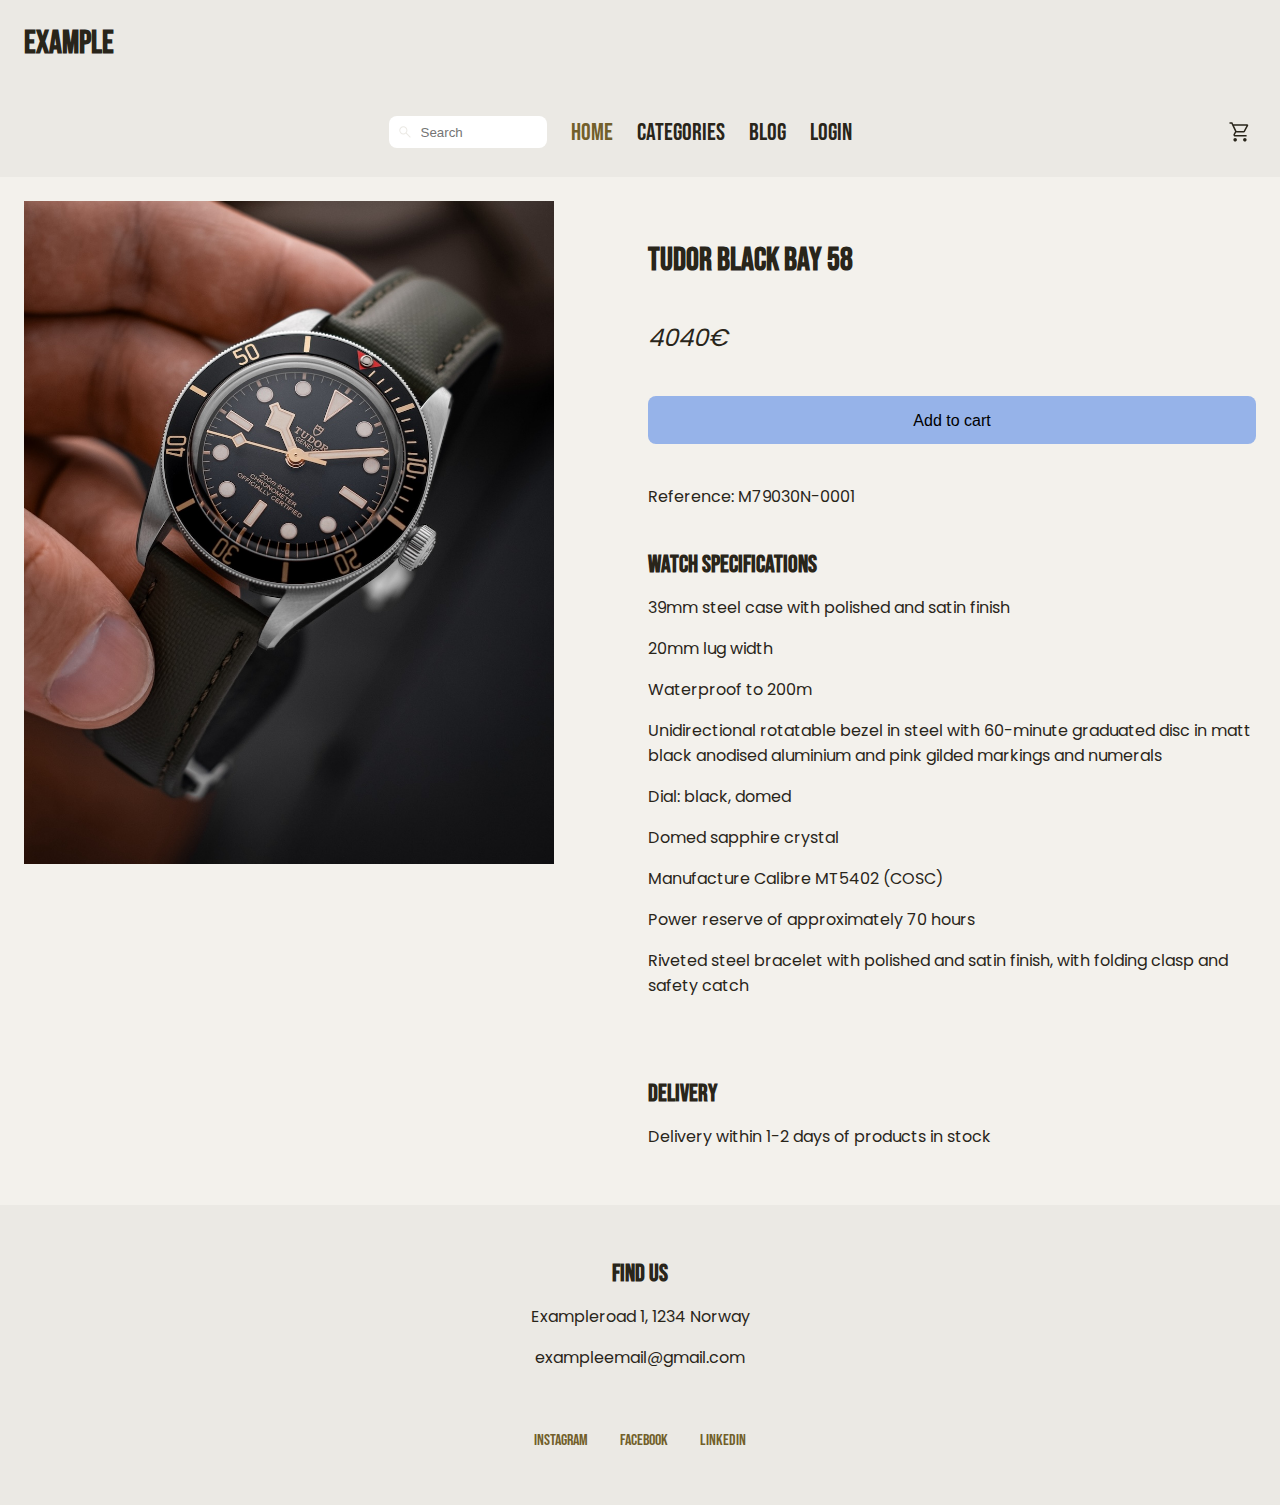
<file: src/index.html>
<!DOCTYPE html>
<html lang="en">
<head>
    <meta charset="UTF-8">
    <meta name="viewport" content="width=device-width, initial-scale=1.0">
    <link rel="stylesheet" href="./css/reset.css"/>
    <link rel="stylesheet" href="./css/variables.css"/>
    <link rel="stylesheet" href="./css/style.css"/>
    <link rel="stylesheet" href="./css/navbar.css"/>
    <link rel="stylesheet" href="./css/index.css"/>
    <title>Home</title>
</head>
<body>
    <header>
        <!-- heading -->
        <h1><a href="./index.html">Example</a></h1>
    </header>
    <main>
        <!-- navbar -->
        <nav class="navbar">
            <!-- toggle -->
            <div class="navbar__toggle-container">
                <button class="navbar__toggle">
                    <svg class="navbar__toggle-svg" xmlns="http://www.w3.org/2000/svg" height="24px" viewBox="0 -960 960 960" width="24px" fill="#29251A"><path d="M140-254.62v-59.99h680v59.99H140ZM140-450v-60h680v60H140Zm0-195.39v-59.99h680v59.99H140Z"/></svg>
                </button>
            </div>
            <!-- navbar links -->
            <div class="navbar__links-container">
                <ul class="navbar__links">
                    <li class="navbar__search">
                        <svg class="navbar__search-icon" xmlns="http://www.w3.org/2000/svg" height="16px" viewBox="0 -960 960 960" width="16px" fill="#29251A"><path d="M781.69-136.92 530.46-388.16q-30 24.77-69 38.77-39 14-80.69 14-102.55 0-173.58-71.01-71.03-71.01-71.03-173.54 0-102.52 71.01-173.6 71.01-71.07 173.54-71.07 102.52 0 173.6 71.03 71.07 71.03 71.07 173.58 0 42.85-14.38 81.85-14.39 39-38.39 67.84l251.23 251.23-42.15 42.16ZM380.77-395.38q77.31 0 130.96-53.66 53.66-53.65 53.66-130.96t-53.66-130.96q-53.65-53.66-130.96-53.66t-130.96 53.66Q196.15-657.31 196.15-580t53.66 130.96q53.65 53.66 130.96 53.66Z"/></svg>
                        <input class="navbar__search-input"type="text" id="search" name="search" placeholder="Search"/>
                    </li>
                    <li class="navbar__link navbar__link--active"><a href="./index.html">Home</a></li>
                    <li class="navbar__link"><a href="#">Categories</a></li>
                    <li class="navbar__link"><a href="#">Blog</a></li>
                    <li class="navbar__link"><a href="#">Login</a></li>
                </ul>
            </div>
            <!-- navbar cart -->
            <a class="navbar__cart" href="./pages/form.html">
                <svg class="cart__svg" xmlns="http://www.w3.org/2000/svg" height="24px" viewBox="0 -960 960 960" width="24px" fill="#29251A"><path d="M286.15-97.69q-29.15 0-49.57-20.43-20.42-20.42-20.42-49.57 0-29.16 20.42-49.58 20.42-20.42 49.57-20.42 29.16 0 49.58 20.42 20.42 20.42 20.42 49.58 0 29.15-20.42 49.57-20.42 20.43-49.58 20.43Zm387.7 0q-29.16 0-49.58-20.43-20.42-20.42-20.42-49.57 0-29.16 20.42-49.58 20.42-20.42 49.58-20.42 29.15 0 49.57 20.42t20.42 49.58q0 29.15-20.42 49.57Q703-97.69 673.85-97.69ZM240.61-730 342-517.69h272.69q3.46 0 6.16-1.73 2.69-1.73 4.61-4.81l107.31-195q2.31-4.23.38-7.5-1.92-3.27-6.54-3.27h-486Zm-28.76-60h555.38q24.54 0 37.11 20.89 12.58 20.88 1.2 42.65L677.38-494.31q-9.84 17.31-26.03 26.96-16.2 9.66-35.5 9.66H324l-46.31 84.61q-3.08 4.62-.19 10 2.88 5.39 8.65 5.39h457.69v60H286.15q-40 0-60.11-34.5-20.12-34.5-1.42-68.89l57.07-102.61L136.16-810H60v-60h113.85l38 80ZM342-517.69h280-280Z"/></svg>
            </a>
        </nav>        
        <!-- main content carousel -->
        <section class="container">
            <div class="carousel">
                <div class="carousel__card">
                    <img class="carousel__card-img" src="./assets/images/img1.JPG" alt="Picture of Tudor Black Bay 58">
                </div>
                <div class="carousel__card">
                    <img class="carousel__card-img" src="./assets/images/img2.JPG" alt="Picture of Tudor Black Bay 58">
                </div>
                <div class="carousel__card">
                    <img class="carousel__card-img" src="./assets/images/img3.JPG" alt="Picture of Tudor Black Bay 58">
                </div>
                <div class="carousel__card">
                    <img class="carousel__card-img" src="./assets/images/img4.JPG" alt="Picture of Tudor Black Bay 58">
                </div>
                <div class="carousel__card">
                    <img class="carousel__card-img" src="./assets/images/img5.JPG" alt="Picture of Tudor Black Bay 58">
                </div>
            </div>
            <!-- main content details -->
            <h2 class="container__heading">Tudor Black Bay 58</h2>
            <p class="container__price">4040€</p>
            <button class="container__button">Add to cart</button>
            <p class="container__reference">Reference: M79030N-0001</p>
            <ul class="container__list-specifications">
                <h2>Watch specifications</h2>
                <li>39mm steel case with polished and satin finish</li>
                <li>20mm lug width</li>
                <li>Waterproof to 200m</li>
                <li>Unidirectional rotatable bezel in steel with 60-minute graduated disc in matt black anodised aluminium and pink gilded markings and numerals</li>
                <li>Dial: black, domed</li>
                <li>Domed sapphire crystal</li>
                <li>Manufacture Calibre MT5402 &#40;COSC&#41;</li>
                <li>Power reserve of approximately 70 hours</li>
                <li>Riveted steel bracelet with polished and satin finish, with folding clasp and safety catch</li>
            </ul>
            <ul class="container__list-delivery">
                <h2>Delivery</h2>
                <li>Delivery within 1-2 days of products in stock</li>
            </ul>
        </section>
    </main>
    <!-- footer -->
    <footer>
        <section>
            <h2>Find us</h2>
            <address>
                Exampleroad 1, 1234 Norway
            </address>
            <address>
                exampleemail@gmail.com
            </address>
        </section>
        <section class="social">
            <a href="#">Instagram</a>
            <a href="#">Facebook</a>
            <a href="#">Linkedin</a>
        </section>
    </footer>
    <script src="./js/app.js"></script>
</body>
</html>
</file>
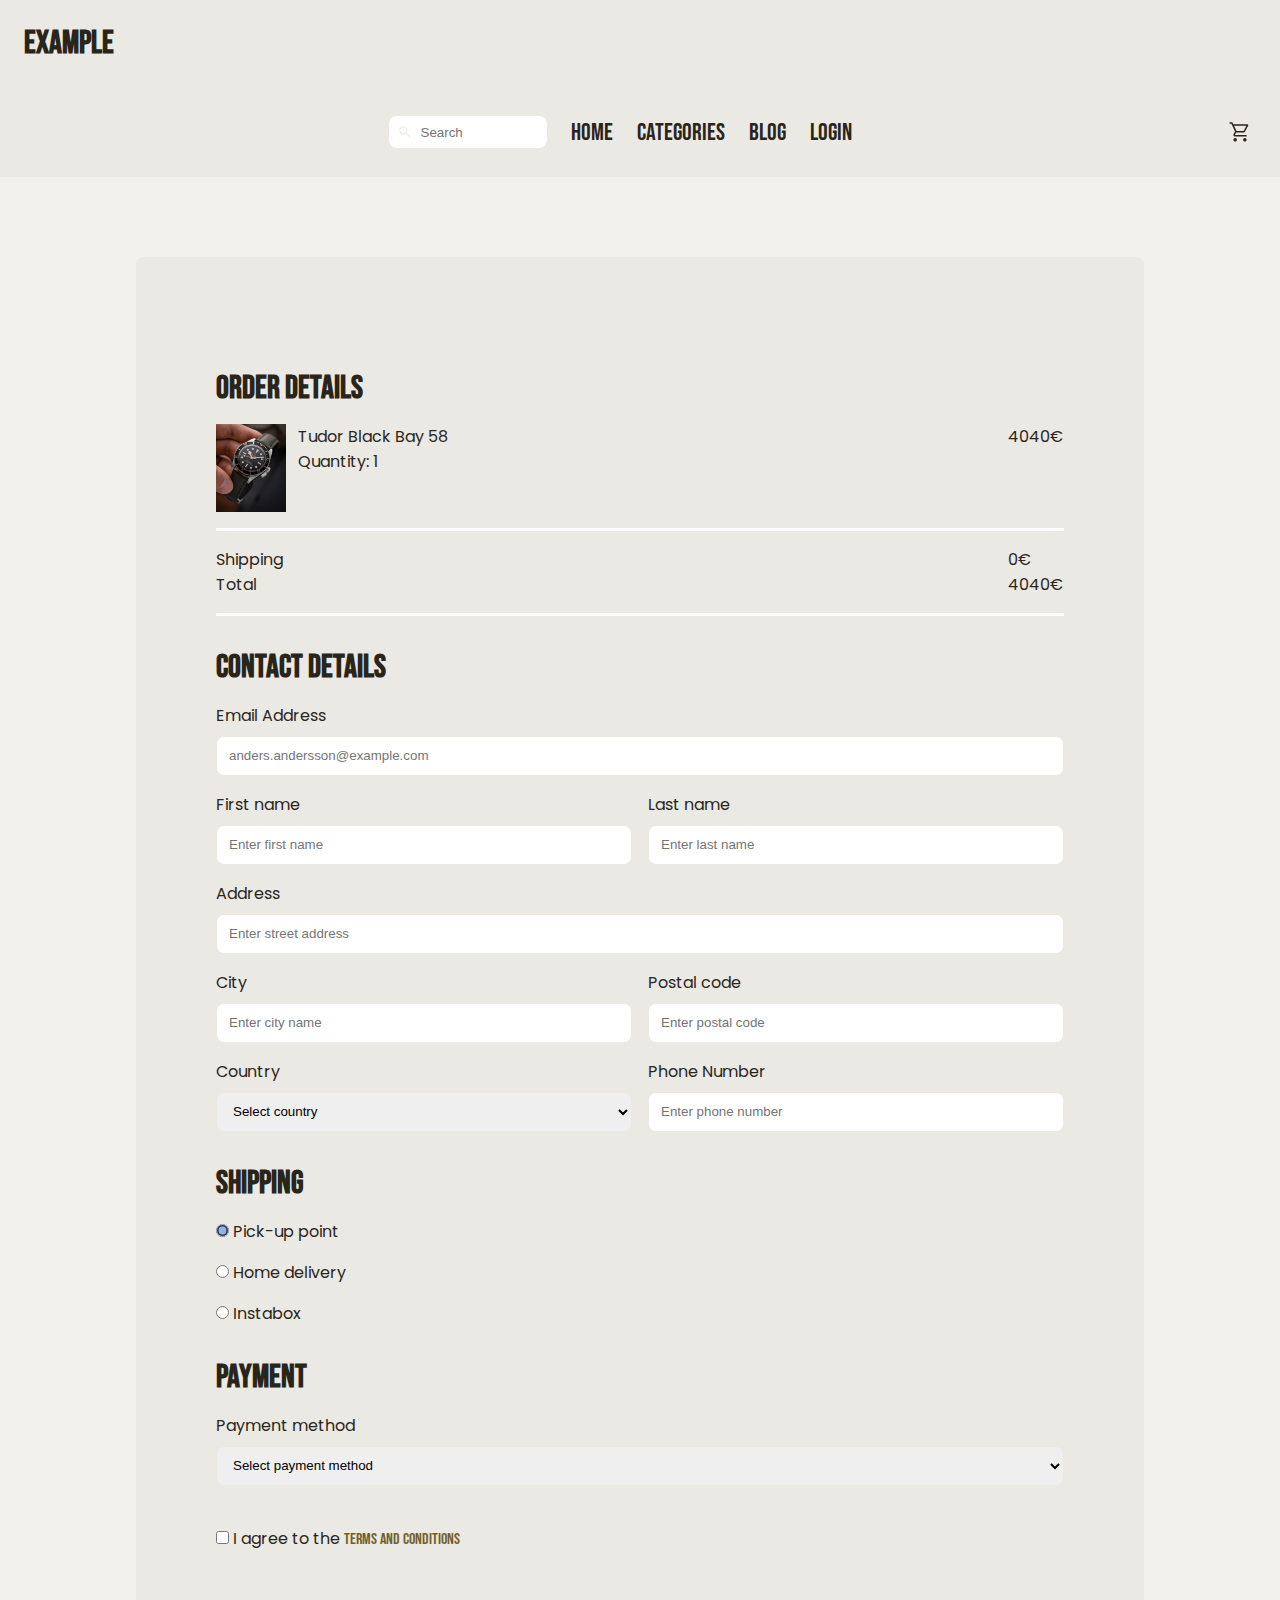
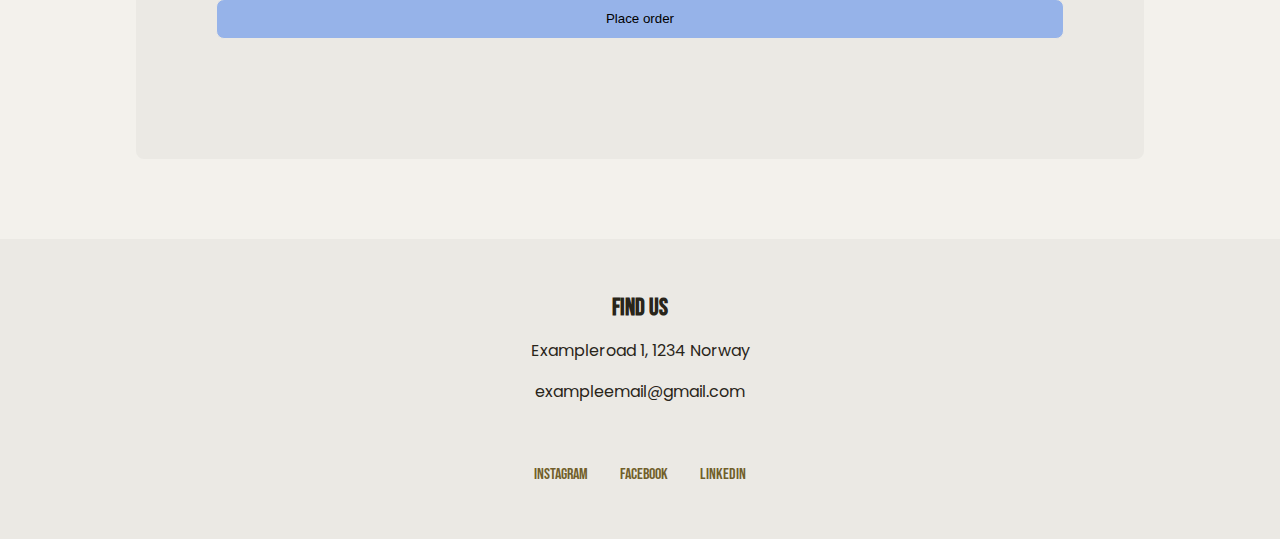
<file: src/pages/form.html>
<!DOCTYPE html>
<html lang="en">
<head>
    <meta charset="UTF-8">
    <meta name="viewport" content="width=device-width, initial-scale=1.0">
    <link rel="stylesheet" href="../css/reset.css"/>
    <link rel="stylesheet" href="../css/variables.css"/>
    <link rel="stylesheet" href="../css/style.css"/>
    <link rel="stylesheet" href="../css/navbar.css"/>
    <link rel="stylesheet" href="../css/form.css"/>
    <title>Order</title>
</head>
<body>
    <header>
        <!-- heading -->
        <h1><a href="../index.html">Example</a></h1>
    </header>
    <main>
        <!-- navbar -->
        <nav class="navbar">
            <!-- toggle -->
            <div class="navbar__toggle-container">
                <button class="navbar__toggle">
                    <svg class="navbar__toggle-svg" xmlns="http://www.w3.org/2000/svg" height="24px" viewBox="0 -960 960 960" width="24px" fill="#29251A"><path d="M140-254.62v-59.99h680v59.99H140ZM140-450v-60h680v60H140Zm0-195.39v-59.99h680v59.99H140Z"/></svg>
                </button>
            </div>
            <!-- navbar links -->
            <div class="navbar__links-container">
                <ul class="navbar__links">
                    <li class="navbar__search">
                        <svg class="navbar__search-icon" xmlns="http://www.w3.org/2000/svg" height="16px" viewBox="0 -960 960 960" width="16px" fill="#29251A"><path d="M781.69-136.92 530.46-388.16q-30 24.77-69 38.77-39 14-80.69 14-102.55 0-173.58-71.01-71.03-71.01-71.03-173.54 0-102.52 71.01-173.6 71.01-71.07 173.54-71.07 102.52 0 173.6 71.03 71.07 71.03 71.07 173.58 0 42.85-14.38 81.85-14.39 39-38.39 67.84l251.23 251.23-42.15 42.16ZM380.77-395.38q77.31 0 130.96-53.66 53.66-53.65 53.66-130.96t-53.66-130.96q-53.65-53.66-130.96-53.66t-130.96 53.66Q196.15-657.31 196.15-580t53.66 130.96q53.65 53.66 130.96 53.66Z"/></svg>
                        <input class="navbar__search-input"type="text" id="search" name="search" placeholder="Search"/>
                    </li>
                    <li class="navbar__link"><a href="../index.html">Home</a></li>
                    <li class="navbar__link"><a href="#">Categories</a></li>
                    <li class="navbar__link"><a href="#">Blog</a></li>
                    <li class="navbar__link"><a href="#">Login</a></li>
                </ul>
            </div>
            <!-- navbar cart -->
            <a class="navbar__cart" href="./form.html">
                <svg class="cart__svg" xmlns="http://www.w3.org/2000/svg" height="24px" viewBox="0 -960 960 960" width="24px" fill="#29251A"><path d="M286.15-97.69q-29.15 0-49.57-20.43-20.42-20.42-20.42-49.57 0-29.16 20.42-49.58 20.42-20.42 49.57-20.42 29.16 0 49.58 20.42 20.42 20.42 20.42 49.58 0 29.15-20.42 49.57-20.42 20.43-49.58 20.43Zm387.7 0q-29.16 0-49.58-20.43-20.42-20.42-20.42-49.57 0-29.16 20.42-49.58 20.42-20.42 49.58-20.42 29.15 0 49.57 20.42t20.42 49.58q0 29.15-20.42 49.57Q703-97.69 673.85-97.69ZM240.61-730 342-517.69h272.69q3.46 0 6.16-1.73 2.69-1.73 4.61-4.81l107.31-195q2.31-4.23.38-7.5-1.92-3.27-6.54-3.27h-486Zm-28.76-60h555.38q24.54 0 37.11 20.89 12.58 20.88 1.2 42.65L677.38-494.31q-9.84 17.31-26.03 26.96-16.2 9.66-35.5 9.66H324l-46.31 84.61q-3.08 4.62-.19 10 2.88 5.39 8.65 5.39h457.69v60H286.15q-40 0-60.11-34.5-20.12-34.5-1.42-68.89l57.07-102.61L136.16-810H60v-60h113.85l38 80ZM342-517.69h280-280Z"/></svg>
            </a>
        </nav>
        <!-- form content -->
        <section class="container">
            <form class="form">
                <!-- order details -->
                <h3>Order details</h3>
                <section class="form__order-container">
                    <div class="form__img-container">
                        <img class="form__img" src="../assets/images/img1.JPG" alt="Picture of Tudor Black Bay 58">
                        <div>
                            <p>Tudor Black Bay 58</p>
                            <p>Quantity: 1</p>
                        </div>
                    </div>
                    <div>
                        <p>4040€</p>
                    </div>
                </section>
                <section class="form__order-container">
                    <div>
                        <p>Shipping</p>
                        <p>Total</p>
                    </div>
                    <div>
                        <p>0€</p>
                        <p>4040€</p>
                    </div>
                </section>
                <!-- contact details -->
                <h3>Contact details</h3>
                <!-- email input -->
                <div class="form__input-container">
                    <label for="email">Email Address</label>
                    <input
                        type="email"
                        id="email"
                        name="email"
                        required
                        placeholder="anders.andersson@example.com"
                        maxlength="50"
                    />
                </div>
                <section class="form__input-column">
                    <!-- first name input -->
                    <div class="form__input-container">
                        <label for="first-name">First name</label>
                        <input 
                            type="text"
                            id="first-name"
                            name="first-name"
                            required
                            placeholder="Enter first name"
                            maxlength="20"
                        />
                    </div>
                    <!-- last name input -->
                    <div class="form__input-container">
                        <label for="last-name">Last name</label>
                        <input 
                            type="text"
                            id="last-name"
                            name="last-name"
                            required
                            placeholder="Enter last name"
                            maxlength="20"
                        />
                    </div>
                </section>
                <!-- address input -->
                <div class="form__input-container">
                    <label for="address">Address</label>
                    <input
                        type="text"
                        id="address"
                        name="address"
                        required
                        placeholder="Enter street address"
                        maxlength="50"
                    />
                </div>
                <section class="form__input-column">
                    <!-- city input -->
                    <div class="form__input-container">
                        <label for="city">City</label>
                        <input
                            type="text"
                            id="city"
                            name="city"
                            required
                            placeholder="Enter city name"
                            maxlength="50"
                        />
                    </div>
                    <!-- postal code input -->
                    <div class="form__input-container">
                        <label for="postal-code">Postal code</label>
                        <input
                            type="number"
                            id="postal-code"
                            name="postal-code"
                            required
                            placeholder="Enter postal code"
                        />
                    </div>
                </section>
                <section class="form__input-column">
                    <!-- country input -->
                    <div class="form__input-container">
                        <label for="country">Country</label>
                        <select name="country" id="country" required>
                            <option value="">Select country</option>
                            <option value="norway">Norway</option>
                        </select>
                    </div>
                    <!-- phone number input -->
                    <div class="form__input-container">
                        <label for="phone">Phone Number</label>
                        <input
                            type="tel"
                            id="phone"
                            name="phone"
                            required
                            placeholder="Enter phone number"
                            pattern="[0-9]{8}"
                        />
                    </div>
                </section>
                <!-- shipping method radio buttons -->
                <section class="form__shipping">
                    <h3>Shipping</h3>
                    <div class="form__shipping-options">
                        <div class="shipping-option__radio">
                            <input 
                                type="radio" 
                                name="shipping" 
                                id="pick-up-point"
                                checked
                            />                    
                            <label for="pick-up-point">Pick-up point</label>
                        </div>
                        <div class="shipping-option__radio">
                            <input 
                                type="radio" 
                                name="shipping" 
                                id="home-delivey"
                            />
                            <label for="home-delivery">Home delivery</label>
                        </div>
                        <div class="shipping-option__radio">
                            <input 
                                type="radio" 
                                name="shipping" 
                                id="instabox"
                            />
                            <label for="instabox">Instabox</label>
                        </div>
                    </div>
                </section>
                <!-- payment method -->
                <div class="form__input-container">
                    <h3>Payment</h3>
                    <label for="payment">Payment method</label>
                    <select name="payment" id="payment" required>
                        <option value="">Select payment method</option>
                        <option value="credit-card">Credit card</option>
                        <option value="vipps">Vipps</option>
                        <option value="paypal">Paypal</option>
                    </select>
                </div>
                <!-- terms and conditions checkbox -->
                <div class="form__checkbox">
                    <input type="checkbox" name="confirm" id="confirm" required/>
                    <label>I agree to the <a href="#">terms and conditions</a></label>
                </div>
                <!-- submit button -->
                <div class="form__input-container">
                    <input class="form__button" type="submit" value="Place order"/>
                </div>
            </form>
        </section>
    </main>
    <!-- footer -->
    <footer>
        <section>
            <h2>Find us</h2>
            <address>
                Exampleroad 1, 1234 Norway
            </address>
            <address>
                exampleemail@gmail.com
            </address>
        </section>
        <section class="social">
            <a href="#">Instagram</a>
            <a href="#">Facebook</a>
            <a href="#">Linkedin</a>
        </section>
    </footer>
    <script src="../js/app.js"></script>
</body>
</html>
</file>
<file: src/css/variables.css>
:root {
    /* color */
    --primary-background-color: #EBE9E4;
    --secondary-background-color: #f3f1ec;

    --primary-color: #29251A;
    --secondary-color: #725F2B;

    --button-color: #96b3e9;
    --button-color-hover: #82a6e8;
    --button-color-active: #6d98e8;

    /* spacing */
    --space-x-small: 0.5rem;
    --space-small: 0.75rem;
    --space-medium: 1rem;
    --space-large: 1.5rem;
    --space-x-large: 2rem;
    --space-xx-large: 2.5rem;

    /* border radius */
    --border-radius: 0.5rem;

    /* font size */
    --font-size-small: 0.75rem;
    --font-size-medium: 1rem;
    --font-size-large: 1.5rem;
    --font-size-x-large: 2rem;
}
</file>
<file: src/css/style.css>
@font-face {
    font-family: "BebasNeue-Regular";
    src: url(../assets/fonts/BebasNeue-Regular.ttf);
}
@font-face {
    font-family: "Poppins-Regular";
    src: url(../assets/fonts/Poppins-Regular.ttf);
}

/* mobile */
body {
    width: 100%;
    min-width: 300px;
    height: auto;
    min-height: 100vh;
    font-family: "Poppins-Regular", sans-serif;
    font-size: var(--font-size-medium);
    background-color: var(--secondary-background-color);
    color: var(--primary-color);
}

/* header */
header {
    width: 100%;
    height: auto;
    font-family: "BebasNeue-Regular", sans-serif;
    background-color: var(--primary-background-color);
    padding: var(--space-small);
}

header a {
    color: var(--primary-color);
}

header a:hover {
    color: var(--secondary-color);
}

/* footer */
footer {
    width: 100%;
    height: auto;
    min-height: 300px;
    background-color: var(--primary-background-color);
    color: var(--primary-color);
    padding: var(--space-small);
    display: flex;
    flex-direction: column;
    justify-content: space-around;
}

footer address {
    margin-top: var(--space-medium);
}

footer h2, a{
    font-family: "BebasNeue-Regular", sans-serif;
}

/* links */
footer .social {
    display: flex;
    gap: 2rem;
}

footer a {
    color: var(--secondary-color);
}

footer a:hover {
    color: var(--primary-color);
}

/* tablet */
@media screen and (min-width:768px){
    header {
        padding: var(--space-medium);
    }
    
    footer {
        padding: var(--space-medium);
        align-items: center;
        text-align: center;
    }
}

/* desktop small */
@media screen and (min-width:1024px){
    header {
        padding: var(--space-large);
    }

    footer {
        padding: var(--space-large);
    }
}
</file>
<file: src/css/navbar.css>
/* mobile */
.navbar {
    width: 100%;
    height: 6vh;
    font-family: "BebasNeue-Regular", sans-serif;
    font-size: var(--font-size-large);
    background-color: var(--primary-background-color);
    padding: var(--space-medium) var(--space-small);
    color: var(--primary-color);
    display: flex;
    justify-content: space-between;
    align-items: center;
    position: sticky;
    top: 0;
}

/* toggle */
.navbar__toggle-container {
    display: flex;
    justify-content: center;
    align-items: center;
}

.navbar__toggle {
    background-color: transparent;
    border: none;
    z-index: 1;
}

.navbar__toggle-svg {
    visibility: visible;
    cursor: pointer;
}

.navbar__toggle-svg:hover {
    fill: var(--secondary-color);
}

/* links */
.navbar__links {
    position: absolute;
    top: 6vh;
    left: -1000px;
    width: 50%;
    height: 100vh;
    flex-direction: column;
    transition: 0.5s;
    display: flex;
    justify-content: start;
    align-items: flex-start; 
    padding: var(--space-small);
    background-color: var(--primary-background-color);
}

.navbar__links--active {
    left: 0;
}

.navbar__links a {
    color: var(--primary-color);
}

.navbar__links a:hover {
    color: var(--secondary-color);
}

.navbar__link {
    margin-bottom: var(--space-medium);
}

.navbar__link--active a {
    color: var(--secondary-color);
}

/* search */
.navbar__search {
    width: max-content;
    height: var(--space-x-large);
    display: flex;
    align-items: center;
    border-radius: var(--border-radius);
    padding: 0 var(--space-x-small);
    background-color: white;
    margin-bottom: var(--space-medium);
}

.navbar__search-input {
    color: var(--primary-color);
    margin: 0 var(--space-x-small);
    border: none;
    outline: none;
    background: transparent;
    width: 110px;
}

.navbar__search:focus-within {
    box-shadow: 0 0 2px var(--secondary-color);
} 

.navbar__search-icon {
    fill: var(--primary-background-color);
}

/* cart */
.navbar__cart {
    height: 100%;
    display: flex;
    justify-content: flex-end;
    align-items: center;
}

nav .cart__svg:hover {
    fill: var(--secondary-color);
    cursor: pointer;
}

/* tablet */
@media screen and (min-width: 768px) {
    .navbar {
        height: 10vh;
    }

    nav a {
        font-size: var(--font-size-large);
        padding: 0;
    }
    
    .navbar__toggle-svg {
        display: none;
    }

    .navbar__links-container {
        height: 100%;
        display: flex;
        align-items: center;
        justify-content: center;
    }

    .navbar__links {
        height: 100%;
        width: 100%;
        position: static;
        display: flex;
        flex-direction: row;
        justify-content: center;
        align-items: center;
        gap: var(--space-large);
        transition: 0s;
    }
    
    .navbar__link {
        margin-bottom: 0;
    }

    .navbar__search {
        margin-bottom: 0;
    }
}

/* desktop small */
@media screen and (min-width: 1024px) {
    .navbar__links-container {
        padding: 0 var(--space-large);
    }

    .navbar__cart {
        padding-right: var(--space-medium);
    }
}
</file>
<file: src/css/index.css>
/* mobile */
/* placement and styling of content */
.container {
    width: 100%;
    height: auto;
    display: grid;
    grid-template-columns: repeat(4, 1fr);
    background-color: var(--secondary-background-color);
    padding: var(--space-small);
    gap: var(--space-medium);
}

.carousel {
    grid-column: 1/5;
    grid-row: 1/2;
    margin-bottom: var(--space-x-large);
}

.container__heading {
    grid-column: 1/5;
    grid-row: 2/3;
    font-family: "BebasNeue-Regular", sans-serif;
    font-size: var(--font-size-x-large);
    margin-bottom: var(--space-small);
}

.container__price {
    grid-column: 1/5;
    grid-row: 3/4;
    font-size: var(--font-size-large);
    font-style: italic;
    margin-bottom: var(--space-small);
}

.container__button {
    grid-column: 1/5;
    grid-row: 4/5;
    height: 48px;
    background-color: var(--button-color);
    transition: all 0.2s ease;
    border: none;
    border-radius: var(--border-radius);
    padding: var(--space-medium);
    font-size: var(--font-size-medium);
    margin-bottom: var(--space-small);
}

.container__button:hover{
    background-color: var(--button-color-hover);
    cursor: pointer;
}

.container__button:active {
    background-color: var(--button-color-active);
}

.container__reference {
    grid-column: 1/5;
    grid-row: 5/6;
    margin-bottom: var(--space-x-large);
}

.container__list-specifications {
    grid-column: 1/5;
    grid-row: 6/7;
    margin-bottom: var(--space-x-large);
}

.container__list-specifications h2 {
    margin-bottom: var(--space-medium);
    font-family: "BebasNeue-Regular", sans-serif;
}

.container__list-specifications li {
    margin-bottom: var(--space-medium);
}

.container__list-delivery {
    grid-column: 1/5;
    grid-row: 7/8;
}

.container__list-delivery li {
    margin-bottom: var(--space-x-large);
}

.container__list-delivery h2 {
    margin-bottom: var(--space-medium);
    font-family: "BebasNeue-Regular", sans-serif;
}

/* image scroll */
.carousel {
    display: flex;
    width: 100%;
    gap: 20px;
    overflow-x: scroll;
    scroll-snap-type: x mandatory;
}

.carousel__card {
    scroll-snap-align: center;
    flex-shrink: 0;
    width: 100%;
}

.carousel__card-img {
    width: 100%;
}

/* tablet */
@media screen and (min-width:768px){
    .container {
        grid-template-columns: repeat(8, 1fr);
        padding: var(--space-medium);
    }

    /* placement of content */
    .carousel {
        grid-column: 1/6;
        grid-row: 1/7;
        justify-self: left;
    }

    .container__heading {
        grid-column: 6/9;
        grid-row: 1/2;
        margin-top: var(--space-xx-large);
    }

    .container__price {
        grid-column: 6/9;
        grid-row: 2/3;
    }
    
    .container__button {
        grid-column: 6/9;
        grid-row: 3/4;
    }
    
    .container__reference {
        grid-column: 6/9;
        grid-row: 4/5;
    }
    
    .container__list-specifications {
        grid-column: 1/7;
        grid-row: 7/8;
    }
    
    .container__list-delivery {
        grid-column: 1/7;
        grid-row: 8/9;
    }
}

/* desktop small */
@media screen and (min-width:1024px){
    .container {
        grid-template-columns: repeat(16, 1fr);
        padding: var(--space-large);
    }

    /* placement of content */
    .carousel {
        grid-column: 1/8;
    }

    .container__heading {
        grid-column: 9/17;
        margin-bottom: 0;
    }

    .container__price {
        grid-column: 9/17;
        margin: 0;
    }
    
    .container__button {
        grid-column: 9/17;
        margin: 0;
    }
    
    .container__reference {
        grid-column: 9/17;
        margin: 0;
    }
    
    .container__list-specifications {
        grid-column: 9/17;
        grid-row: 5/8;
        margin: 0;
    }

    .container__list-delivery {
        grid-column: 9/17;
        grid-row: 8/10;
    }
}

/* desktop large */
@media screen and (min-width:1440px){
    /* placement of content */
    .carousel {
        grid-row: 1/6;
    }
    
    .container__list-specifications {
        grid-row: 5/6;
    }

    .container__list-delivery {
        grid-row: 6/7;
    }
}
</file>
<file: src/css/form.css>
/* mobile */
.container {
    width: 100%;
    padding: var(--space-small);
}

h3 {
    font-family: "BebasNeue-Regular", sans-serif;
    margin-top: var(--space-x-large);
    margin-bottom: var(--space-medium);
}

.form__img {
    width: 40px;
} 

.form__order-container {
    display: flex;
    justify-content: space-between;
    padding-bottom: var(--space-medium);
    margin-bottom: var(--space-medium);
    border-bottom: 3px solid white;
}

.form__img-container {
    display: flex;
    gap: var(--space-small);
}

.form__input-column {
    display: flex;
    column-gap: var(--space-medium);
    align-items: center;
}

.form__input-container {
    width: 100%;
}

.form__input-container p {
    font-size: var(--font-size-medium);
}

.form__input-container input, select {
    height: 40px;
    width: 100%;
    border: 1px solid var(--primary-background-color);
    outline: none;
    border-radius: var(--border-radius);
    margin-top: var(--space-x-small);
    padding: 0 var(--space-small);
}

.form__input-container {
    margin-top: var(--space-medium);
}

.shipping-option__radio input {
    accent-color: var(--button-color);
}

.form__checkbox {
    margin: var(--space-x-large) 0;
}

.form__checkbox a {
    color: var(--secondary-color);
}

.form__checkbox a:hover {
    color: var(--primary-color);
}

.form__button {
    background-color: var(--button-color);
    transition: all 0.2s ease;
    margin-bottom: var(--space-x-large);
}

.form__button:hover {
    background-color: var(--button-color-hover);
    cursor: pointer;
}

.form__button:active {
    background-color: var(--button-color-active);
}

/* tablet */
@media screen and (min-width:768px){
    .form__img {
        width: 60px;
    } 

    .container {
        padding: var(--space-medium);
    }
}

/* desktop small */
@media screen and (min-width:1024px){
    .container {
        padding: var(--space-xx-large);
        display: flex;
        justify-content: center;
        align-content: center;
    }  

    .form {
        background-color: var(--primary-background-color);
        border-radius: var(--border-radius);
        flex-basis: 100%;
        padding: var(--space-xx-large);
    }

    .form__img {
        width: 70px;
    } 

    h3 {
        font-size: var(--font-size-x-large);
        margin-top: var(--space-x-large);
    }

    .shipping-option__radio {
        margin: var(--space-medium) 0;
    }

    .form__checkbox {
        margin: var(--space-xx-large) 0;
    }

    .form__button {
        margin-bottom: var(--space-xx-large);
    }
}

/* desktop medium */
@media screen and (min-width: 1280px) {
    .container {
        padding: calc(var(--space-xx-large)*2);
    }  

    .form {
        flex-basis: 90%;
        padding: calc(var(--space-xx-large)*2);
    }
}

/* desktop large */
@media screen and (min-width: 1440px) {
    .container {
        padding: calc(var(--space-xx-large)*3);
    }  
}
</file>
